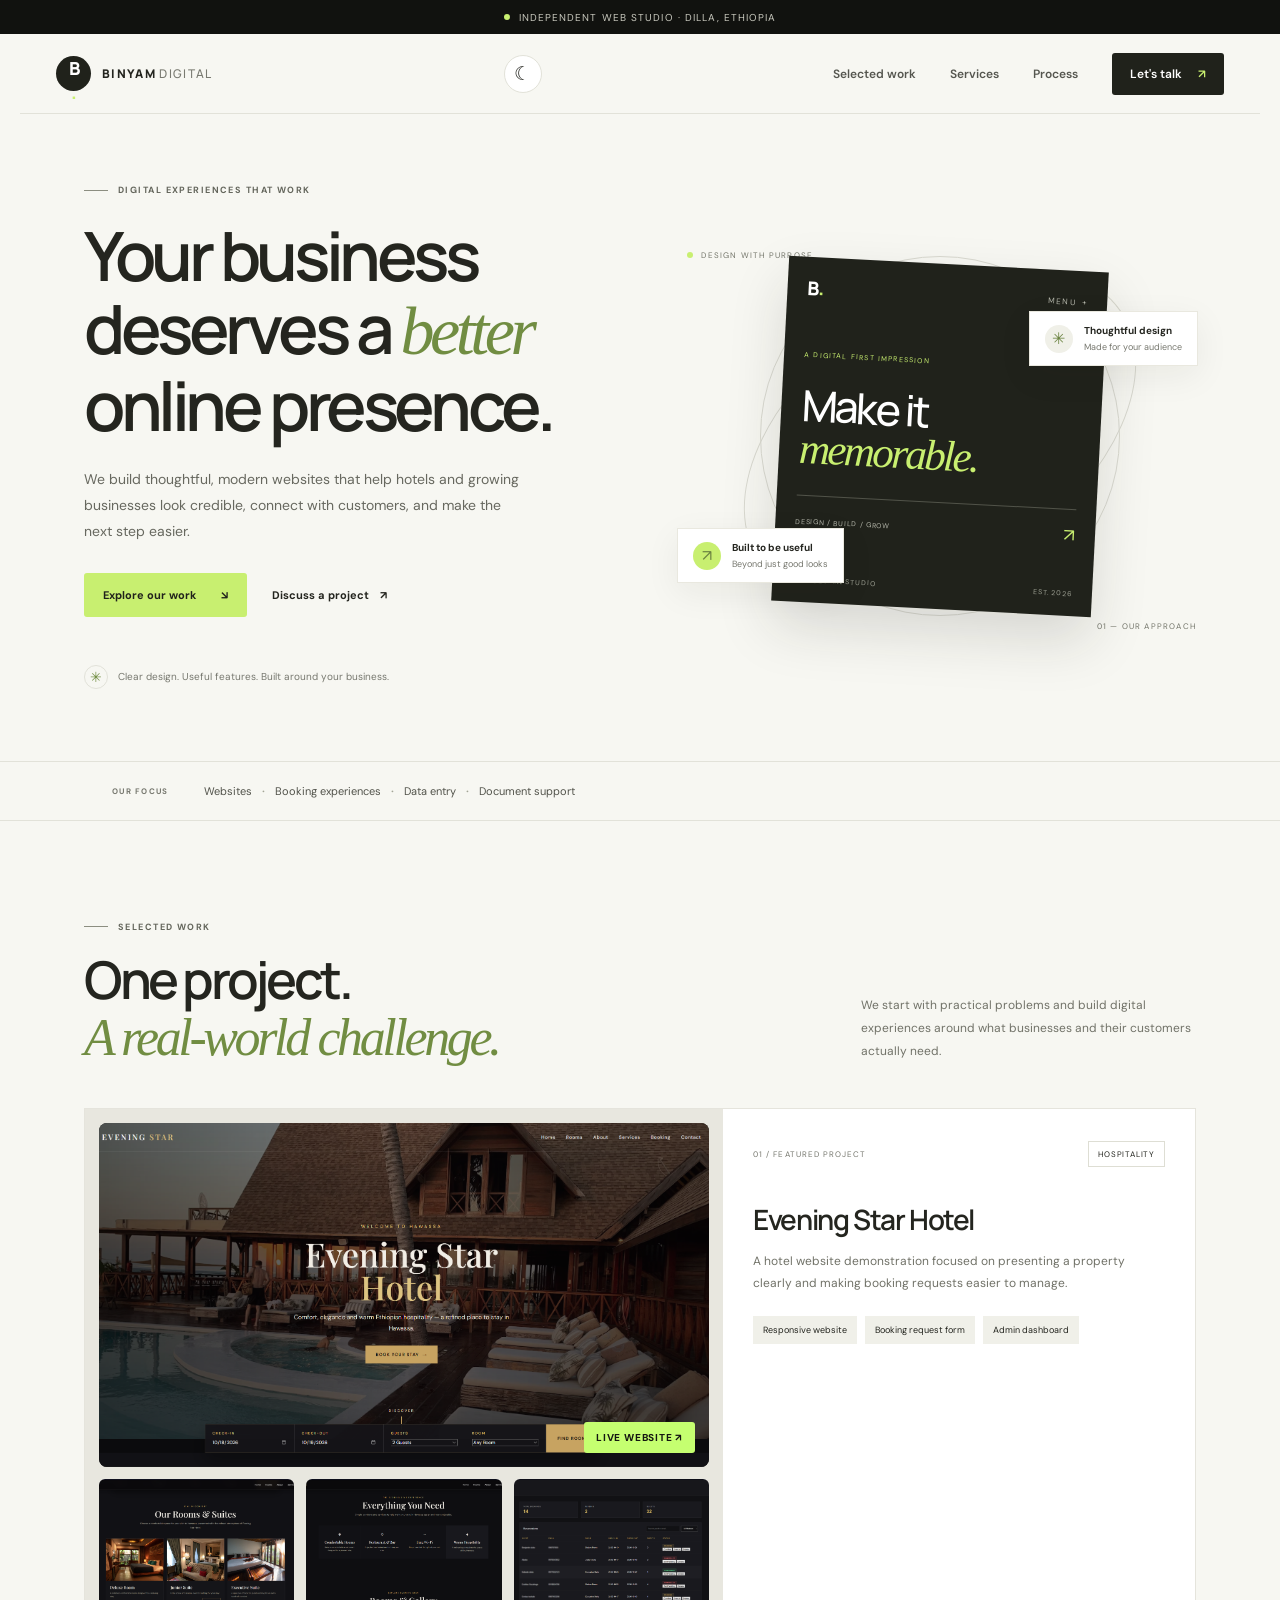
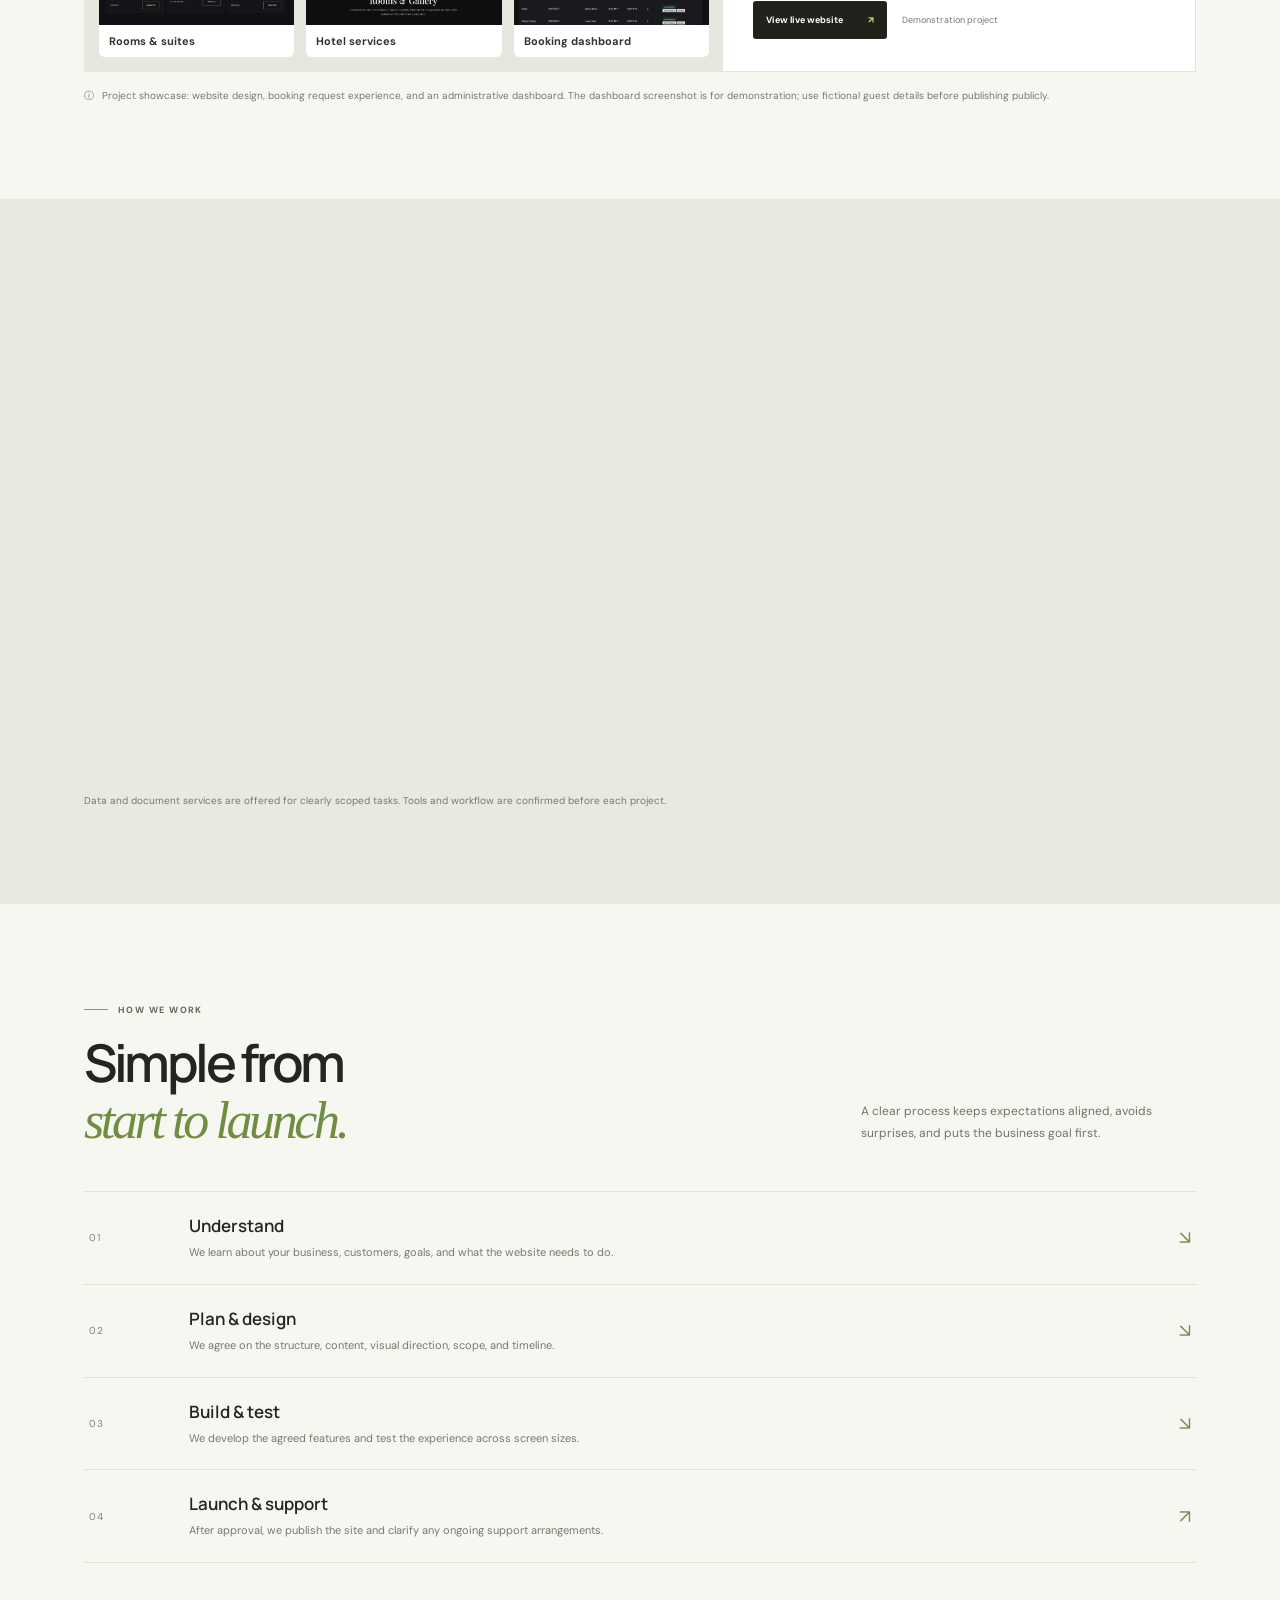
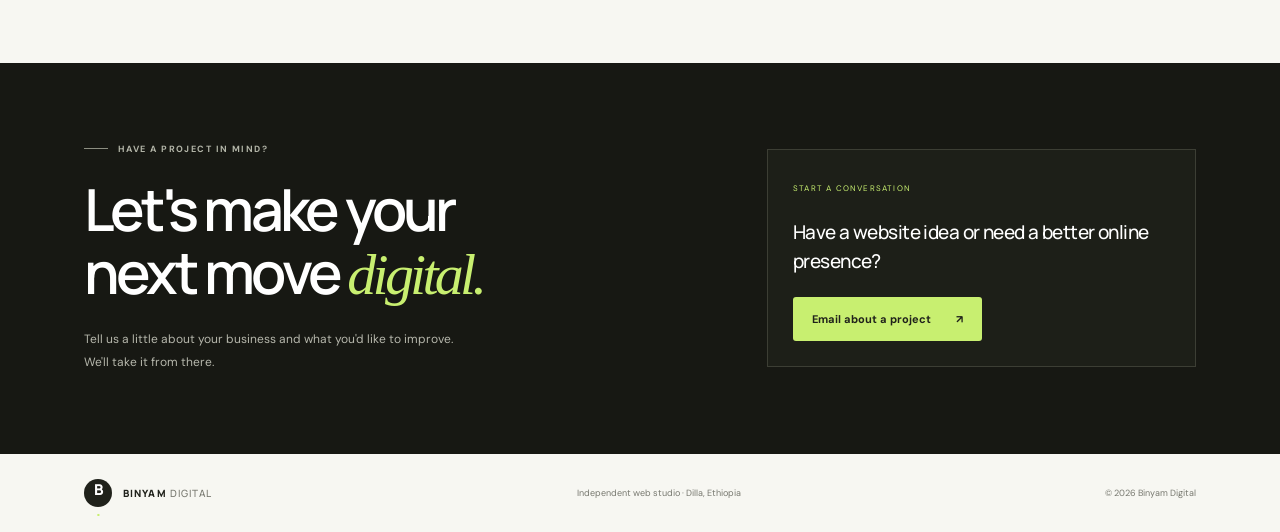
<file: index.html>
<!doctype html>
<html lang="en">

<head>
  <meta charset="utf-8">
  <meta name="viewport" content="width=device-width, initial-scale=1">
  <meta name="theme-color" content="#11120f">
  <title>Binyam Digital — Websites built for business</title>
  <meta name="description"
    content="Modern websites, booking experiences, and practical data-management support for growing businesses.">
  <link rel="preconnect" href="https://fonts.googleapis.com">
  <link rel="preconnect" href="https://fonts.gstatic.com" crossorigin>
  <link
    href="https://fonts.googleapis.com/css2?family=DM+Sans:wght@400;500;600;700&family=Manrope:wght@400;500;600;700;800&display=swap"
    rel="stylesheet">
  <link rel="stylesheet" href="style.css">
</head>

<body>
  <div class="announcement"><span class="status-dot"></span> Independent web studio · Dilla, Ethiopia</div>
  <header class="site-header">
    <a class="brand" href="#home" aria-label="Binyam Digital home"><span
        class="brand-mark">B<span>.</span></span><span>BINYAM<span class="brand-light"> DIGITAL</span></span></a>
    <div class="header-controls"><button class="theme-toggle" type="button" aria-label="Switch to dark theme" title="Toggle color theme">☾</button><button class="menu-toggle" aria-label="Toggle navigation" aria-expanded="false">☰</button></div>
    <nav class="nav-links" aria-label="Main navigation">
      <a href="#work">Selected work</a><a href="#services">Services</a><a href="#process">Process</a>
      <a class="nav-cta" href="#contact">Let's talk <span>↗</span></a>
    </nav>
  </header>

  <main>
    <section class="hero section-wrap" id="home">
      <div class="hero-copy">
        <p class="eyebrow"><span class="eyebrow-line"></span> DIGITAL EXPERIENCES THAT WORK</p>
        <h1>Your business<br>deserves a <span>better</span><br>online presence.</h1>
        <p class="hero-description">We build thoughtful, modern websites that help hotels and growing businesses look
          credible, connect with customers, and make the next step easier.</p>
        <div class="hero-actions"><a class="button button-light" href="#work">Explore our work <span>↘</span></a><a
            class="text-link" href="#contact">Discuss a project <span>↗</span></a></div>
        <div class="hero-note"><span class="note-icon">✳</span><span>Clear design. Useful features. Built around your
            business.</span></div>
      </div>
      <div class="hero-art" aria-label="Abstract website design preview">
        <div class="art-orbit orbit-one"></div>
        <div class="art-orbit orbit-two"></div>
        <div class="art-label label-top"><span class="status-dot"></span> DESIGN WITH PURPOSE</div>
        <div class="art-card">
          <div class="art-card-top"><span class="mini-brand">B<span>.</span></span><span class="mini-menu">MENU&nbsp;
              +</span></div>
          <div class="art-card-content">
            <p class="mini-eyebrow">A DIGITAL FIRST IMPRESSION</p>
            <div class="mini-title">Make it<br><em>memorable.</em></div>
            <div class="mini-rule"></div>
            <div class="mini-bottom"><span>DESIGN / BUILD / GROW</span><span>↗</span></div>
          </div>
          <div class="art-card-footer"><span>WEB DESIGN STUDIO</span><span>EST. 2026</span></div>
        </div>
        <div class="floating-chip chip-one"><span class="chip-symbol">✳</span><span><strong>Thoughtful
              design</strong><small>Made for your audience</small></span></div>
        <div class="floating-chip chip-two"><span class="chip-symbol chip-green">↗</span><span><strong>Built to be
              useful</strong><small>Beyond just good looks</small></span></div>
        <div class="art-caption">01 — OUR APPROACH</div>
      </div>
    </section>

    <section class="trust-strip">
      <div class="trust-inner"><span>OUR FOCUS</span>
        <p>Websites <b>·</b> Booking experiences <b>·</b> Data entry <b>·</b> Document support</p>
      </div>
    </section>

    <section class="work-section section-wrap" id="work">
      <div class="section-heading">
        <div>
          <p class="eyebrow"><span class="eyebrow-line"></span> SELECTED WORK</p>
          <h2>One project.<br><span>A real-world challenge.</span></h2>
        </div>
        <p class="section-intro">We start with practical problems and build digital experiences around what businesses
          and their customers actually need.</p>
      </div>
      <article class="project-card">
        <div class="project-visual project-visual-real">
          <a class="project-main-image" href="https://binyamgelana88-crypto.github.io/evening-star-hotel/"
            target="_blank" rel="noopener noreferrer" aria-label="Open the live Evening Star Hotel website">
            <img src="images/hotel-homepage.png"
              alt="Evening Star Hotel website homepage with its poolside hero and booking form" loading="lazy">
            <span class="image-open-label">LIVE WEBSITE ↗</span>
          </a>
          <div class="project-gallery" aria-label="More screenshots from the hotel website">
            <figure><img src="images/hotel-rooms.png" alt="Evening Star Hotel rooms and suites section" loading="lazy">
              <figcaption>Rooms & suites</figcaption>
            </figure>
            <figure><img src="images/hotel-services.png" alt="Evening Star Hotel services section" loading="lazy">
              <figcaption>Hotel services</figcaption>
            </figure>
            <figure><img src="images/hotel-dashboard.png"
                alt="Demo booking management dashboard; guest details should be fictional before public launch"
                loading="lazy">
              <figcaption>Booking dashboard</figcaption>
            </figure>
          </div>
        </div>
        <div class="project-details">
          <div class="project-meta"><span class="project-number">01 / FEATURED PROJECT</span><span
              class="project-tag">HOSPITALITY</span></div>
          <h3>Evening Star Hotel</h3>
          <p>A hotel website demonstration focused on presenting a property clearly and making booking requests easier
            to manage.</p>
          <div class="feature-list"><span>Responsive website</span><span>Booking request form</span><span>Admin
              dashboard</span></div>
          <div class="project-actions"><a class="button button-dark"
              href="https://binyamgelana88-crypto.github.io/evening-star-hotel/" target="_blank"
              rel="noopener noreferrer">View live website <span>↗</span></a><span class="demo-note">Demonstration
              project</span></div>
        </div>
      </article>
      <p class="honesty-note"><span>ⓘ</span> Project showcase: website design, booking request experience, and an
        administrative dashboard. The dashboard screenshot is for demonstration; use fictional guest details before
        publishing publicly.</p>
    </section>

    <section class="services-section" id="services">
      <div class="section-wrap">
        <div class="section-heading">
          <div>
            <p class="eyebrow"><span class="eyebrow-line"></span> WHAT WE DO</p>
            <h2>Digital tools for<br><span>real businesses.</span></h2>
          </div>
          <p class="section-intro">The right website should do more than look good. It should help people understand
            your offer and take action.</p>
        </div>
        <div class="service-grid">
          <article class="service-card">
            <div class="service-top"><span class="service-index">01</span><span class="service-icon">↗</span></div>
            <h3>Business websites</h3>
            <p>Professional, mobile-friendly websites that explain what you do and make it easy for customers to reach
              you.</p>
            <div class="service-bottom">DESIGN / DEVELOPMENT</div>
          </article>
          <article class="service-card">
            <div class="service-top"><span class="service-index">02</span><span class="service-icon">⌘</span></div>
            <h3>Hotel websites</h3>
            <p>Room and facility showcases, clear contact information, and booking-request experiences tailored to
              hospitality.</p>
            <div class="service-bottom">HOSPITALITY / BOOKINGS</div>
          </article>
          <article class="service-card">
            <div class="service-top"><span class="service-index">03</span><span class="service-icon">▦</span></div>
            <h3>Admin dashboards</h3>
            <p>Simple management interfaces that help teams review and organize information submitted through their
              website.</p>
            <div class="service-bottom">WORKFLOWS / MANAGEMENT</div>
          </article>
          <article class="service-card">
            <div class="service-top"><span class="service-index">04</span><span class="service-icon">▤</span></div>
            <h3>Data entry &amp; document support</h3>
            <p>Entry-level support with spreadsheet data entry, document formatting, PDF-to-Word or Excel conversion,
              and organizing information with care and accuracy.</p>
            <div class="service-bottom">SPREADSHEETS / DOCUMENTS</div>
          </article>
        </div>
        <p class="service-disclaimer">Data and document services are offered for clearly scoped tasks. Tools and workflow are confirmed before each project.</p>
      </div>
    </section>

    <section class="process-section section-wrap" id="process">
      <div class="section-heading">
        <div>
          <p class="eyebrow"><span class="eyebrow-line"></span> HOW WE WORK</p>
          <h2>Simple from<br><span>start to launch.</span></h2>
        </div>
        <p class="section-intro">A clear process keeps expectations aligned, avoids surprises, and puts the business
          goal first.</p>
      </div>
      <div class="process-list">
        <article><span>01</span>
          <div>
            <h3>Understand</h3>
            <p>We learn about your business, customers, goals, and what the website needs to do.</p>
          </div><span class="process-arrow">↘</span>
        </article>
        <article><span>02</span>
          <div>
            <h3>Plan & design</h3>
            <p>We agree on the structure, content, visual direction, scope, and timeline.</p>
          </div><span class="process-arrow">↘</span>
        </article>
        <article><span>03</span>
          <div>
            <h3>Build & test</h3>
            <p>We develop the agreed features and test the experience across screen sizes.</p>
          </div><span class="process-arrow">↘</span>
        </article>
        <article><span>04</span>
          <div>
            <h3>Launch & support</h3>
            <p>After approval, we publish the site and clarify any ongoing support arrangements.</p>
          </div><span class="process-arrow">↗</span>
        </article>
      </div>
    </section>

    <section class="contact-section" id="contact">
      <div class="section-wrap contact-inner">
        <div>
          <p class="eyebrow"><span class="eyebrow-line"></span> HAVE A PROJECT IN MIND?</p>
          <h2>Let's make your<br>next move <span>digital.</span></h2>
          <p class="contact-copy">Tell us a little about your business and what you'd like to improve. We'll take it
            from there.</p>
        </div>
        <div class="contact-card"><span class="contact-card-label">START A CONVERSATION</span>
          <p>Have a website idea or need a better online presence?</p><a class="button button-light"
            href="mailto:binyamgelana88@gmail.com?subject=Website%20project%20inquiry">Email about a project
            <span>↗</span></a>
        </div>
      </div>
    </section>
  </main>
  <footer class="site-footer"><a class="brand footer-brand" href="#home"><span
        class="brand-mark">B<span>.</span></span><span>BINYAM<span class="brand-light">
          DIGITAL</span></span></a><span>Independent web studio · Dilla, Ethiopia</span><span>© <span
        id="year">2026</span> Binyam Digital</span></footer>
  <div class="lightbox" id="image-lightbox" aria-hidden="true" role="dialog" aria-modal="true" aria-label="Project image viewer">
    <button class="lightbox-close" type="button" aria-label="Close image viewer">×</button>
    <button class="lightbox-prev" type="button" aria-label="Previous image">‹</button>
    <figure class="lightbox-figure"><img class="lightbox-image" alt=""><figcaption class="lightbox-caption"></figcaption></figure>
    <button class="lightbox-next" type="button" aria-label="Next image">›</button>
    <p class="lightbox-help">Use ← → to browse · Esc to close</p>
  </div>
  <script src="script.js"></script>
</body>

</html>
</file>
<file: style.css>
*{box-sizing:border-box} :root{--ink:#171813;--paper:#f3f2ed;--muted:#77786f;--line:#d9d9d0;--lime:#c8ef70;--white:#fffefa;--dark:#11120f}html{scroll-behavior:smooth;scroll-padding-top:90px}body{margin:0;background:var(--paper);color:var(--ink);font-family:"DM Sans",sans-serif;-webkit-font-smoothing:antialiased}a{color:inherit;text-decoration:none}.announcement{height:34px;background:var(--dark);color:#c9c9be;display:flex;justify-content:center;align-items:center;gap:9px;font-size:10px;letter-spacing:.11em;text-transform:uppercase}.status-dot{width:6px;height:6px;background:var(--lime);border-radius:50%;display:inline-block}.site-header{height:80px;max-width:1240px;margin:auto;padding:0 36px;display:flex;align-items:center;justify-content:space-between;border-bottom:1px solid var(--line)}.brand{display:flex;align-items:center;gap:11px;font-family:Manrope,sans-serif;font-size:12px;font-weight:800;letter-spacing:.11em}.brand-mark{width:35px;height:35px;background:var(--ink);color:white;display:grid;place-items:center;border-radius:50%;font-size:18px;letter-spacing:-.1em}.brand-mark span,.mini-brand span{color:var(--lime)}.brand-light{font-weight:500;color:#797a71}.nav-links{display:flex;align-items:center;gap:34px;font-size:12px;font-weight:600}.nav-links>a:not(.nav-cta){color:#55564f}.nav-links>a:hover,.text-link:hover{color:#638b20}.nav-cta{background:var(--ink);color:white;padding:13px 18px;border-radius:3px}.nav-cta span{color:var(--lime);margin-left:13px}.menu-toggle{display:none;border:0;background:none;font-size:24px}.section-wrap{max-width:1168px;margin:0 auto;padding-left:28px;padding-right:28px}.hero{min-height:590px;display:grid;grid-template-columns:1.05fr .95fr;align-items:center;gap:35px;padding-top:70px;padding-bottom:72px}.eyebrow{display:flex;align-items:center;gap:10px;font-size:9px;letter-spacing:.16em;font-weight:700;color:#64665c;margin:0 0 23px}.eyebrow-line{width:24px;height:1px;background:#8c8e81}.hero h1,.section-heading h2,.contact-inner h2{font-family:Manrope,sans-serif;font-size:clamp(42px,5.4vw,68px);line-height:1.08;letter-spacing:-.065em;margin:0;font-weight:600}.hero h1 span,.section-heading h2 span,.contact-inner h2 span{font-family:Georgia,serif;font-weight:400;font-style:italic;color:#718d42}.hero-description{max-width:445px;font-size:14px;line-height:1.85;color:#67685f;margin:25px 0 28px}.hero-actions{display:flex;align-items:center;gap:25px}.button{display:inline-flex;align-items:center;justify-content:center;gap:25px;padding:15px 19px;font-size:11px;font-weight:700;border-radius:3px;transition:transform .2s,background .2s}.button:hover{transform:translateY(-2px)}.button-light{background:var(--lime);color:var(--ink)}.button-light:hover{background:#b7df60}.button-dark{background:var(--ink);color:white}.button-dark span{color:var(--lime)}.text-link{font-size:11px;font-weight:700}.text-link span{margin-left:8px}.hero-note{display:flex;align-items:center;gap:10px;color:#77786f;font-size:10px;margin-top:48px}.note-icon{display:grid;place-items:center;width:24px;height:24px;border:1px solid var(--line);border-radius:50%;color:#718d42;font-size:14px}.hero-art{height:420px;position:relative;display:flex;align-items:center;justify-content:center}.art-orbit{position:absolute;border:1px solid #d9d9d0;border-radius:50%;width:360px;height:360px}.orbit-two{width:440px;height:270px;transform:rotate(-35deg)}.art-card{z-index:1;width:min(320px,75%);height:345px;background:#20221b;color:white;box-shadow:0 25px 55px #22251c25;transform:rotate(3deg);padding:18px 20px;display:flex;flex-direction:column;justify-content:space-between}.art-card-top,.mini-bottom,.art-card-footer{display:flex;align-items:center;justify-content:space-between}.mini-brand{font:800 19px Manrope}.mini-menu{font-size:8px;letter-spacing:.14em;color:#b4b6aa}.mini-eyebrow{font-size:7px;letter-spacing:.17em;color:#c8ef70}.mini-title{font:500 43px/.98 Manrope;letter-spacing:-.06em;margin:25px 0}.mini-title em{font-family:Georgia,serif;color:#c8ef70;font-weight:400}.mini-rule{height:1px;background:#515349;margin-bottom:13px}.mini-bottom{font-size:7px;letter-spacing:.1em;color:#b4b6aa}.mini-bottom span:last-child{font-size:18px;color:#c8ef70}.art-card-footer{font-size:7px;letter-spacing:.12em;color:#9da093}.art-label,.art-caption{position:absolute;font-size:8px;letter-spacing:.15em;color:#74766b}.art-label{top:24px;left:3px;display:flex;align-items:center;gap:8px}.art-caption{bottom:15px;right:0}.floating-chip{position:absolute;z-index:2;display:flex;align-items:center;gap:11px;background:var(--white);padding:12px 15px;box-shadow:0 10px 35px #1a1c1610;border:1px solid #e9e8df}.floating-chip strong,.floating-chip small{display:block}.floating-chip strong{font-size:10px}.floating-chip small{font-size:9px;color:#77786f;margin-top:4px}.chip-symbol{width:28px;height:28px;background:#f0f0e8;border-radius:50%;display:grid;place-items:center;color:#6b8341}.chip-green{background:var(--lime)}.chip-one{top:85px;right:-2px}.chip-two{bottom:63px;left:-7px}.trust-strip{border-top:1px solid var(--line);border-bottom:1px solid var(--line)}.trust-inner{max-width:1112px;margin:auto;padding:22px 28px;display:flex;align-items:center;gap:35px}.trust-inner>span{font-size:8px;letter-spacing:.16em;color:#77786f;font-weight:700}.trust-inner p{font-size:11px;color:#52534b;margin:0}.trust-inner b{color:#a3a596;margin:0 7px}.work-section{padding-top:100px;padding-bottom:95px}.section-heading{display:flex;justify-content:space-between;align-items:end;gap:40px;margin-bottom:42px}.section-heading .eyebrow{margin-bottom:19px}.section-heading h2{font-size:clamp(37px,4.4vw,52px)}.section-intro{max-width:335px;font-size:12px;line-height:1.9;color:#717268;margin:0 0 4px}.project-card{display:grid;grid-template-columns:1.15fr .85fr;background:var(--white);border:1px solid #e5e4dc}.project-visual{background:#e8e8df;padding:20px;display:flex;align-items:center;min-height:375px}.browser-bar{position:absolute;align-self:flex-start;margin-top:-310px;display:flex;align-items:center;gap:12px;color:#77786f;font-size:8px;letter-spacing:.04em}.browser-dots{display:flex;gap:4px}.browser-dots i{width:5px;height:5px;border-radius:50%;background:#c2c3b8}.browser-menu{margin-left:auto}.hotel-preview{width:100%;background:#fbfaf5;box-shadow:0 8px 30px #1c211518}.hotel-nav{display:flex;justify-content:space-between;align-items:center;padding:16px 14px;font-size:6px;letter-spacing:.09em;color:#55564c}.hotel-logo{font:800 10px Manrope;letter-spacing:.06em;color:#25271f}.hotel-logo small{display:block;font-size:5px;letter-spacing:.25em;margin-top:3px}.hotel-book{background:#292b22;color:#fff;padding:9px 10px;font-size:6px}.hotel-hero{display:grid;grid-template-columns:.85fr 1.15fr;min-height:230px}.hotel-copy{padding:28px 8px 20px 20px}.hotel-eyebrow{font-size:5px;letter-spacing:.12em;color:#81846f}.hotel-copy h3{font:500 clamp(22px,3vw,34px)/1.05 Manrope;letter-spacing:-.06em;margin:15px 0}.hotel-copy h3 em{font-family:Georgia,serif;font-weight:400;color:#7e8a62}.hotel-copy p{font-size:7px;line-height:1.7;color:#77786e;max-width:150px}.hotel-link{display:inline-block;margin-top:14px;font-size:6px;letter-spacing:.06em;border-bottom:1px solid #9da18c;padding-bottom:5px}.hotel-image{position:relative;overflow:hidden;background:linear-gradient(150deg,#d8dfcc,#f1d9ae 55%,#b3bca0)}.sun{position:absolute;width:55px;height:55px;border-radius:50%;background:#f7e5ad;top:30px;right:38px}.hill{position:absolute;width:140%;height:120px;border-radius:50% 50% 0 0;bottom:-60px;left:-20%}.hill-back{background:#a4ad8e;transform:rotate(-13deg);bottom:-42px}.hill-front{background:#66745a;transform:rotate(12deg);bottom:-78px}.hotel-building{position:absolute;bottom:38px;left:24%;width:47%;height:92px;background:#e5dfcb;box-shadow:inset 0 -7px #c4bda7;display:flex;justify-content:space-evenly;padding:17px 8px 0}.hotel-building:before{content:"";position:absolute;top:-16px;left:-7px;width:calc(100% + 14px);height:20px;background:#5e6652;clip-path:polygon(8% 0,92% 0,100% 100%,0 100%)}.hotel-building i{width:10px;height:22px;background:#77836f;border:2px solid #f2ead6}.hotel-building b{position:absolute;bottom:0;left:42%;width:17px;height:39px;background:#8b8d75}.image-stamp{position:absolute;right:10px;bottom:9px;color:white;font-size:6px;line-height:1.5;letter-spacing:.1em;text-align:right}.hotel-bottom{display:flex;justify-content:space-between;padding:12px 14px;font-size:5px;letter-spacing:.12em;color:#77786e;border-top:1px solid #e9e8df}.project-details{padding:32px 30px;display:flex;flex-direction:column;align-items:flex-start}.project-meta{width:100%;display:flex;justify-content:space-between;align-items:center}.project-number{font-size:8px;letter-spacing:.13em;color:#77786f}.project-tag{font-size:8px;letter-spacing:.1em;border:1px solid #deded4;padding:7px 9px}.project-details h3{font:600 28px Manrope;letter-spacing:-.05em;margin:33px 0 12px}.project-details>p{font-size:12px;line-height:1.85;color:#717268;margin:0 0 21px}.feature-list{display:flex;flex-wrap:wrap;gap:8px;margin-bottom:28px}.feature-list span{font-size:9px;background:#f0f0e9;padding:8px 10px}.project-actions{margin-top:auto;display:flex;align-items:center;flex-wrap:wrap;gap:15px}.project-actions .button{padding:13px;font-size:9px}.demo-note{font-size:9px;color:#77786f}.honesty-note{font-size:10px;color:#77786f;line-height:1.7;margin:15px 0 0}.honesty-note span{margin-right:5px}.services-section{background:#e9e9e1;padding:90px 0 95px}.services-section .section-heading{margin-bottom:38px}.service-grid{display:grid;grid-template-columns:repeat(3,1fr);gap:14px}.service-card{background:var(--white);padding:25px 24px 20px;min-height:235px;display:flex;flex-direction:column;border:1px solid #e1e1d8}.service-top{display:flex;justify-content:space-between;align-items:center}.service-index{font-size:9px;letter-spacing:.12em;color:#818277}.service-icon{width:33px;height:33px;border:1px solid #e2e2d9;border-radius:50%;display:grid;place-items:center;font-size:15px;color:#75884f}.service-card h3{font:600 20px Manrope;letter-spacing:-.04em;margin:27px 0 10px}.service-card p{font-size:11px;line-height:1.85;color:#717268;margin:0 0 24px}.service-bottom{font-size:8px;letter-spacing:.12em;color:#88897e;border-top:1px solid #e7e7df;padding-top:14px;margin-top:auto}.process-section{padding-top:100px;padding-bottom:100px}.process-list{border-top:1px solid var(--line)}.process-list article{display:grid;grid-template-columns:80px 1fr 35px;align-items:center;gap:20px;padding:22px 5px;border-bottom:1px solid var(--line)}.process-list article>span:first-child{font-size:10px;color:#818277;letter-spacing:.1em}.process-list h3{font:600 17px Manrope;margin:0 0 6px}.process-list p{font-size:11px;line-height:1.7;color:#77786f;margin:0}.process-arrow{font-size:19px;color:#788c50;text-align:right}.contact-section{background:#171813;color:white;padding:80px 0}.contact-inner{display:grid;grid-template-columns:1fr .7fr;gap:70px;align-items:center}.contact-inner .eyebrow{color:#b3b5a8}.contact-inner h2{font-size:clamp(40px,5vw,58px)}.contact-inner h2 span{color:var(--lime)}.contact-copy{font-size:12px;line-height:1.9;color:#b6b7ac;max-width:370px;margin:22px 0 0}.contact-card{padding:25px;border:1px solid #3c3e34;background:#1d1f18}.contact-card-label{font-size:8px;letter-spacing:.15em;color:#c8ef70}.contact-card p{font:500 19px/1.5 Manrope;letter-spacing:-.03em;margin:22px 0}.contact-card small{display:block;font-size:9px;line-height:1.6;color:#9b9d91;margin-top:13px}.site-footer{max-width:1168px;margin:auto;padding:25px 28px;display:flex;align-items:center;justify-content:space-between;gap:15px;color:#77786f;font-size:9px}.footer-brand{color:var(--ink);font-size:10px}.footer-brand .brand-mark{width:28px;height:28px;font-size:15px}.footer-brand .brand-light{color:#77786f}@media(max-width:800px){.site-header{padding:0 22px}.nav-links{gap:17px}.hero{grid-template-columns:1fr .8fr;gap:10px;padding-top:55px}.hero h1{font-size:clamp(39px,6vw,56px)}.hero-art{transform:scale(.9);margin:0 -20px}.chip-one{right:-10px}.section-wrap{padding-left:22px;padding-right:22px}.project-card{grid-template-columns:1fr}.project-visual{min-height:350px}.browser-bar{margin-top:-290px}.hotel-hero{min-height:230px}.project-details{padding:27px}.contact-inner{gap:30px}.trust-inner{padding-left:22px;padding-right:22px}}@media(max-width:600px){.announcement{font-size:8px}.site-header{height:68px}.menu-toggle{display:block}.nav-links{display:none;position:absolute;top:102px;left:0;right:0;background:var(--paper);padding:20px 24px 25px;z-index:10;flex-direction:column;align-items:stretch;border-bottom:1px solid var(--line);gap:19px}.nav-links.open{display:flex}.nav-cta{text-align:center}.hero{display:flex;flex-direction:column;align-items:stretch;padding-top:50px;padding-bottom:45px}.hero h1{font-size:clamp(42px,12vw,60px)}.hero-description{font-size:13px}.hero-note{margin-top:28px}.hero-art{height:355px;margin:20px 0 0;transform:none}.art-card{height:295px;width:245px}.mini-title{font-size:37px;margin:18px 0}.art-orbit{width:290px;height:290px}.orbit-two{width:330px;height:220px}.chip-one{right:-2px;top:50px}.chip-two{left:-2px;bottom:42px}.art-label{left:0;top:2px}.art-caption{bottom:1px}.trust-inner{align-items:flex-start;flex-direction:column;gap:10px;padding-top:17px;padding-bottom:17px}.trust-inner p{line-height:1.8}.work-section,.process-section{padding-top:65px;padding-bottom:65px}.section-heading{display:block;margin-bottom:28px}.section-heading h2{font-size:40px}.section-intro{margin-top:17px}.project-visual{padding:12px;min-height:285px}.browser-bar{margin-top:-250px;font-size:6px}.hotel-nav{padding:10px 8px}.hotel-nav>span:nth-child(2){display:none}.hotel-hero{min-height:195px;grid-template-columns:.9fr 1.1fr}.hotel-copy{padding:22px 5px 15px 11px}.hotel-copy h3{font-size:25px}.hotel-copy p{font-size:6px}.hotel-building{transform:scale(.85);transform-origin:bottom left;left:17%}.project-details{padding:23px 18px}.project-details h3{margin-top:25px}.project-actions{align-items:flex-start;flex-direction:column}.services-section{padding:65px 0}.service-grid{grid-template-columns:1fr;gap:10px}.service-card{min-height:205px;padding:22px}.service-card h3{margin-top:20px}.process-list article{grid-template-columns:34px 1fr 20px;gap:12px;padding:19px 0}.process-list h3{font-size:15px}.process-list p{font-size:10px}.contact-section{padding:62px 0}.contact-inner{grid-template-columns:1fr;gap:30px}.contact-inner h2{font-size:44px}.contact-card{padding:22px}.site-footer{padding:22px;flex-wrap:wrap}.site-footer>span:nth-child(2){order:3;width:100%}}

/* Real project screenshots */
.project-visual-real { display: block; padding: 14px; background: #e8e7df; }
.project-main-image { display: block; position: relative; overflow: hidden; border-radius: 8px; background: #171714; }
.project-main-image img { display: block; width: 100%; height: auto; aspect-ratio: 16 / 9; object-fit: cover; object-position: top center; transition: transform .45s ease; }
.project-main-image:hover img { transform: scale(1.015); }
.image-open-label { position: absolute; right: 14px; bottom: 14px; padding: 9px 12px; border-radius: 3px; background: #c5ff70; color: #151711; font-size: 10px; font-weight: 800; letter-spacing: .08em; }
.project-gallery { display: grid; grid-template-columns: repeat(3, minmax(0, 1fr)); gap: 12px; margin-top: 12px; }
.project-gallery figure { min-width: 0; margin: 0; overflow: hidden; border-radius: 6px; background: #fff; }
.project-gallery img { display: block; width: 100%; aspect-ratio: 4 / 3; object-fit: cover; object-position: top center; transition: transform .35s ease; }
.project-gallery figure:hover img { transform: scale(1.04); }
.project-gallery figcaption { padding: 9px 10px; color: #34352f; font-size: 11px; font-weight: 700; }
@media (max-width: 640px) { .project-visual-real { padding: 8px; } .project-gallery { gap: 7px; } .project-gallery figcaption { padding: 7px 6px; font-size: 9px; } .image-open-label { right: 8px; bottom: 8px; padding: 7px 8px; font-size: 9px; } }


/* Interactive polish: theme, motion, and project image viewer */
:root { color-scheme: light; --page-bg: #f7f7f2; --surface: #fff; --text-main: #24251f; --text-muted: #717268; --line: #e2e2d9; --white: #fff; --ink: #20221b; --lime: #c8ef70; }
body { background: var(--page-bg); color: var(--text-main); transition: background-color .35s ease, color .35s ease; }
.site-header, .project-card, .service-card, .floating-chip, .contact-card, .project-gallery figure { transition: background-color .3s ease, border-color .3s ease, color .3s ease, box-shadow .3s ease; }
.header-controls { display:flex; align-items:center; gap:10px; }
.theme-toggle { display:grid; place-items:center; width:38px; height:38px; border:1px solid var(--line); border-radius:50%; background:var(--surface); color:var(--text-main); font-size:19px; cursor:pointer; transition:transform .25s ease, background .25s ease; }
.theme-toggle:hover { transform:rotate(-12deg) scale(1.06); }
body.dark-theme { color-scheme:dark; --page-bg:#11120f; --surface:#1b1d18; --text-main:#f1f2e9; --text-muted:#a7a99c; --line:#34362e; --white:#1b1d18; --ink:#f1f2e9; background:var(--page-bg); color:var(--text-main); }
body.dark-theme .site-header, body.dark-theme .project-card, body.dark-theme .service-card, body.dark-theme .floating-chip { background:var(--surface); border-color:var(--line); color:var(--text-main); }
body.dark-theme .brand, body.dark-theme .footer-brand, body.dark-theme .nav-links a, body.dark-theme .project-details h3, body.dark-theme .service-card h3, body.dark-theme .process-list h3 { color:var(--text-main); }
body.dark-theme .brand-light, body.dark-theme .section-intro, body.dark-theme .project-details>p, body.dark-theme .service-card p, body.dark-theme .process-list p, body.dark-theme .demo-note, body.dark-theme .honesty-note { color:var(--text-muted); }
body.dark-theme .trust-strip, body.dark-theme .process-list, body.dark-theme .process-list article { border-color:var(--line); }
body.dark-theme .trust-inner p { color:var(--text-muted); }
body.dark-theme .services-section { background:#171914; }
body.dark-theme .feature-list span { background:#2b2e25; color:#e7e9dd; }
body.dark-theme .project-visual-real { background:#25271f; }
body.dark-theme .project-gallery figure { background:#22241e; }
body.dark-theme .project-gallery figcaption { color:#e8e9df; }
body.dark-theme .theme-toggle { background:#292b24; color:#f5f6ec; border-color:#414339; }
body.dark-theme .button-dark { background:#e9f1d5; color:#1a1c15; }
body.dark-theme .button-dark span { color:#4f6c20; }
body.dark-theme .project-tag { border-color:var(--line); }
body.dark-theme .contact-section { background:#080907; }
body.dark-theme .site-footer { color:#a7a99c; }
.project-main-image, .project-gallery figure { cursor:zoom-in; }
.project-gallery figure { border:0; padding:0; text-align:left; }
.project-gallery img { cursor:zoom-in; }
.lightbox { position:fixed; inset:0; z-index:9999; display:flex; align-items:center; justify-content:center; padding:70px 70px 55px; background:rgba(7,8,6,.94); opacity:0; visibility:hidden; pointer-events:none; transition:opacity .25s ease, visibility .25s ease; }
.lightbox.open { opacity:1; visibility:visible; pointer-events:auto; }
.lightbox-figure { display:flex; flex-direction:column; align-items:center; gap:12px; margin:0; max-width:min(1100px,100%); max-height:100%; }
.lightbox-image { display:block; max-width:100%; max-height:calc(100vh - 150px); width:auto; height:auto; object-fit:contain; border-radius:5px; box-shadow:0 20px 80px #0008; }
.lightbox-caption { color:#f4f5ee; font-size:13px; text-align:center; }
.lightbox-close, .lightbox-prev, .lightbox-next { position:absolute; display:grid; place-items:center; border:1px solid #ffffff35; border-radius:50%; color:#fff; background:#ffffff12; cursor:pointer; transition:background .2s ease, transform .2s ease; }
.lightbox-close:hover, .lightbox-prev:hover, .lightbox-next:hover { background:#ffffff2b; transform:scale(1.06); }
.lightbox-close { top:22px; right:24px; width:44px; height:44px; font-size:32px; line-height:1; }
.lightbox-prev, .lightbox-next { top:50%; width:48px; height:48px; font-size:38px; transform:translateY(-50%); }
.lightbox-prev { left:20px; } .lightbox-next { right:20px; }
.lightbox-prev:hover, .lightbox-next:hover { transform:translateY(-50%) scale(1.06); }
.lightbox-help { position:absolute; bottom:12px; margin:0; color:#b9bcb1; font-size:11px; }
/* Scroll reveal and gentle ambient motion */
.js-ready .reveal-on-scroll { opacity:0; transform:translateY(22px); transition:opacity .7s ease, transform .7s cubic-bezier(.2,.7,.2,1); }
.js-ready .reveal-on-scroll.is-visible { opacity:1; transform:translateY(0); }
.hero-art .art-card { animation:card-float 6s ease-in-out infinite; }
.floating-chip { animation:chip-float 5s ease-in-out infinite; }
.chip-two { animation-delay:-2.2s; }
@keyframes card-float { 0%,100% { translate:0 0; } 50% { translate:0 -8px; } }
@keyframes chip-float { 0%,100% { translate:0 0; } 50% { translate:0 -5px; } }
.button, .nav-cta, .service-card { transition:transform .25s ease, background-color .25s ease, border-color .25s ease, box-shadow .25s ease; }
.service-card:hover { transform:translateY(-5px); box-shadow:0 16px 36px #17191410; }
@media (max-width:800px) { .header-controls { margin-left:auto; } .theme-toggle { width:36px;height:36px; } }
@media (max-width:640px) { .lightbox { padding:65px 12px 55px; } .lightbox-image { max-height:calc(100vh - 155px); } .lightbox-prev { left:8px; } .lightbox-next { right:8px; } .lightbox-prev,.lightbox-next { width:38px;height:38px;font-size:30px; background:#0008; } .lightbox-close { top:12px;right:12px; } .lightbox-help { font-size:10px; } }
@media (prefers-reduced-motion: reduce) { *,*::before,*::after { animation-duration:.01ms!important; animation-iteration-count:1!important; scroll-behavior:auto!important; transition-duration:.01ms!important; } .js-ready .reveal-on-scroll { opacity:1; transform:none; } }


/* Dark-theme button contrast fix: keep text dark on bright lime buttons. */
body.dark-theme .button-light,
body.dark-theme .button-light:visited {
  background: #c8ef70;
  color: #151711;
}
body.dark-theme .button-light:hover {
  background: #b7df60;
  color: #151711;
}
body.dark-theme .nav-cta,
body.dark-theme .nav-cta:visited {
  background: #c8ef70;
  color: #151711;
}
body.dark-theme .nav-links > a.nav-cta:hover,
body.dark-theme .nav-cta span {
  color: #34520b;
}
body.dark-theme .menu-toggle {
  color: var(--text-main);
}


/* Data and document support service card */
@media (min-width: 801px) {
  .service-grid { grid-template-columns: repeat(4, minmax(0, 1fr)); }
}
@media (min-width: 601px) and (max-width: 800px) {
  .service-grid { grid-template-columns: repeat(2, minmax(0, 1fr)); }
}
.service-disclaimer {
  margin: 18px 0 0;
  color: #77786f;
  font-size: 10px;
  line-height: 1.7;
}
body.dark-theme .service-disclaimer { color: var(--text-muted); }
</file>
